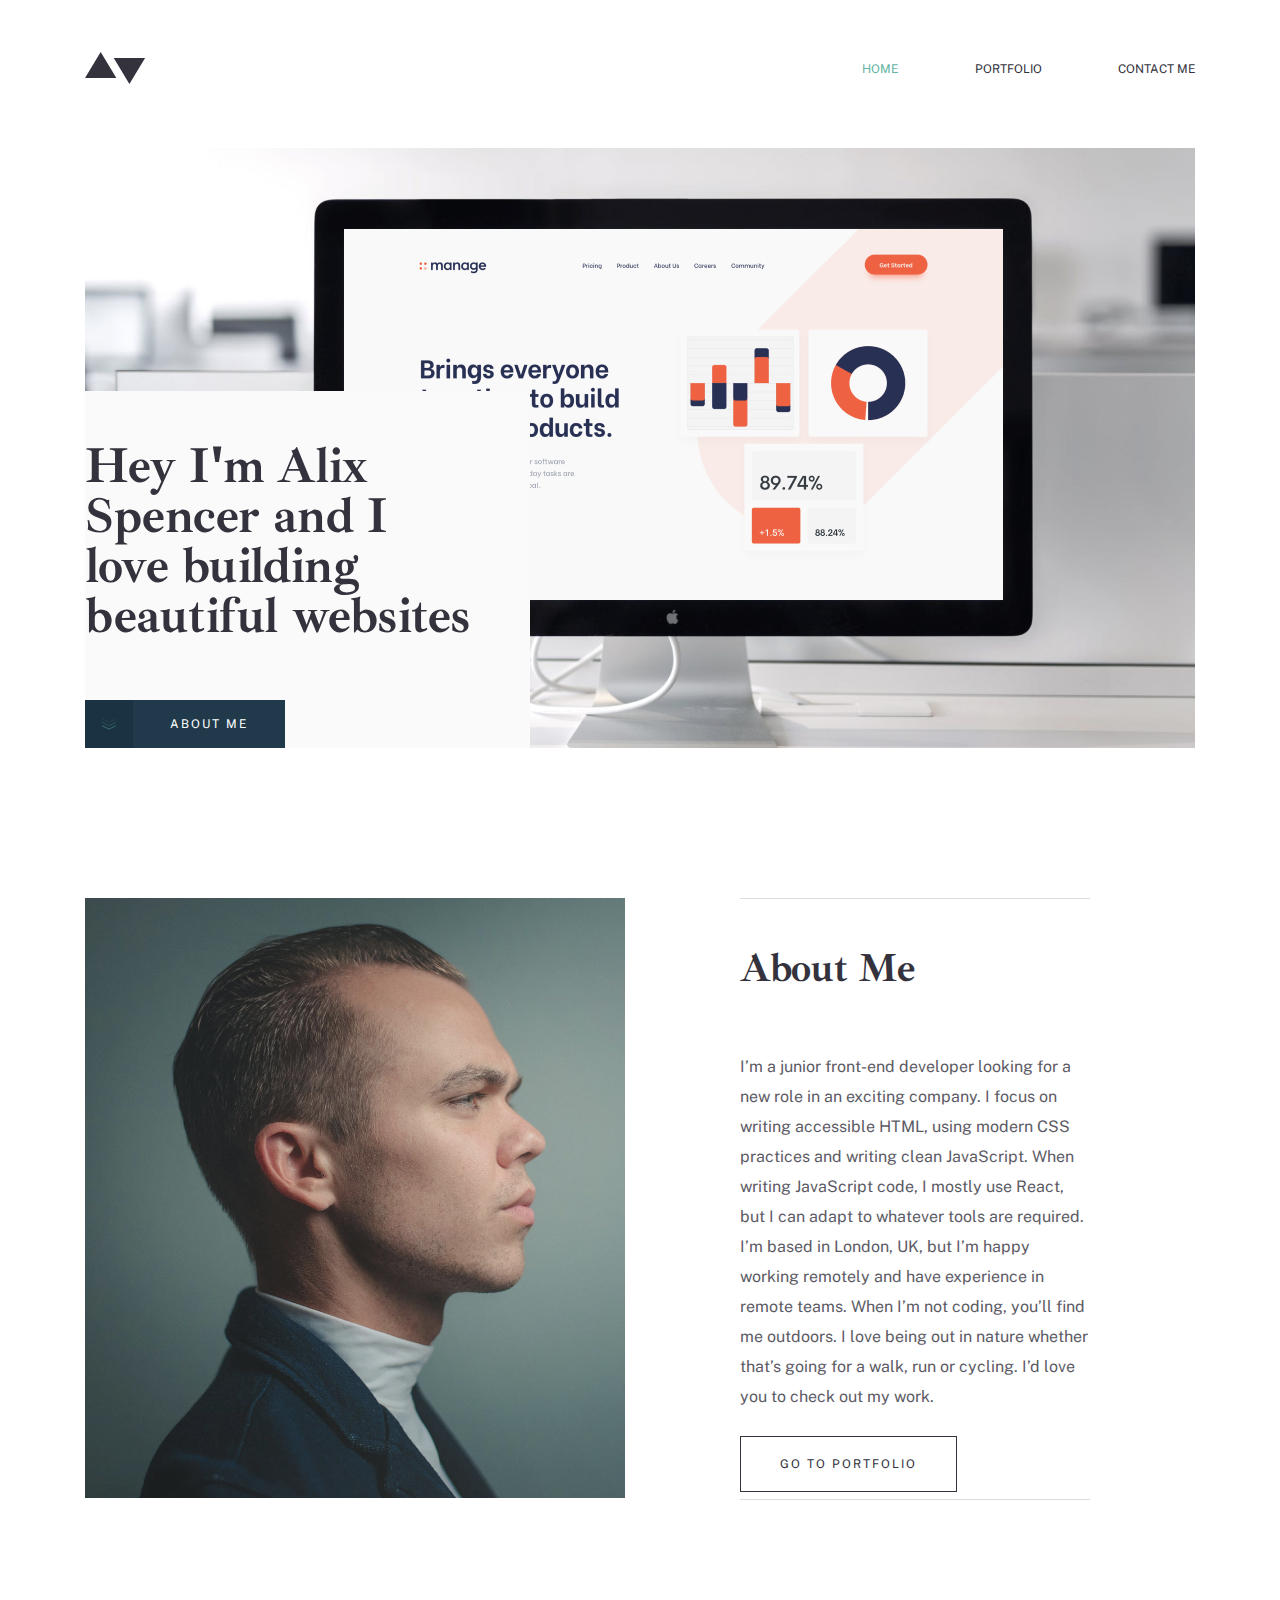
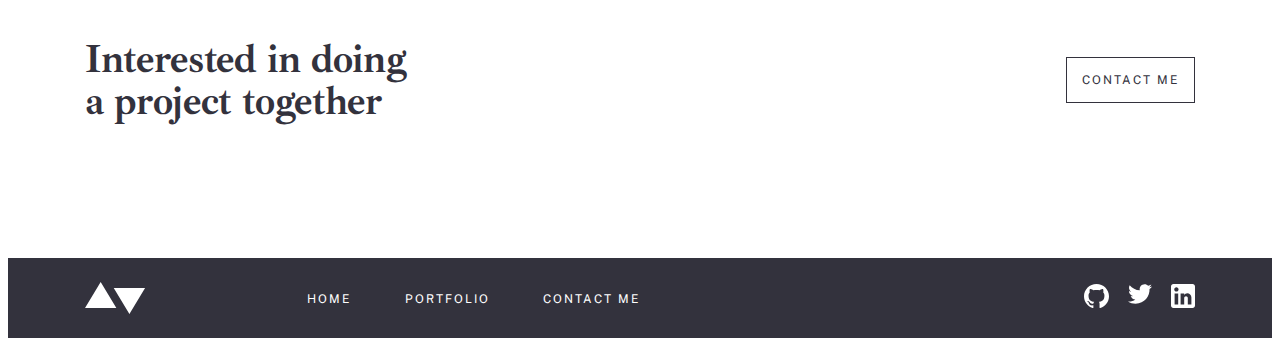
<file: index.html>
<!DOCTYPE html>
<html lang="en">
<head>
    <meta charset="UTF-8">
    <meta http-equiv="X-UA-Compatible" content="IE=edge">
    <meta name="viewport" content="width=device-width, initial-scale=1.0">
    <link rel="stylesheet" href="./css/style.min.css">
    <title>Minimlist</title>
</head>
<body>
    <header>
        <div class="container">
            <nav class="nav">
                <div class="nav__logo">
                    <img src="./images/Icons/nav_logo.svg" alt="Nav logo">
                </div>
                <ul class="nav__list">
                    <li class="nav__list--item"><a href="#" class="nav__list--item-link active">Home</a></li>
                    <li class="nav__list--item"><a href="./portfolio.html" class="nav__list--item-link">Portfolio</a></li>
                    <li class="nav__list--item"><a href="./contact.html" class="nav__list--item-link">Contact Me</a></li>
                </ul>
            </nav>
        </div>
    </header>

    <main>
        <!--home home section started-->
        <section class="home__home">
            <div class="container home__home-container">
                <div class="home__home--info">
                    <p>Hey I'm Alix Spencer and I love building beautiful websites</p>
                    <div class="home__home--info-btn">
                        <span>
                            <img src="./images/Icons/Home_aboeut_me.svg" alt="About me btn">
                        </span>
                        <p>About Me</p>
                    </div>
                </div>
            </div>
        </section>
        <!--home home section end-->

        <!--home about section started-->
        <section class="home__about">
            <div class="container home__about-container">
                <div class="home__about-img">
                    <img src="./images/Home_Bitmap_about.jpg" srcset="./images/Home_Bitmap_about.jpg 1x ./images/Home_Bitmap_about@2x.jpg 2x" alt="Home About image">
                </div>
                <div class="home__about--info">
                    <p class="home__about--info-title">About Me</p>
                    <p class="home__about--info-text">I’m a junior front-end developer looking for a new role in an exciting company. I focus on writing accessible HTML, using modern CSS practices and writing clean JavaScript. When writing JavaScript code, I mostly use React, but I can adapt to whatever tools are required. I’m based in London, UK, but I’m happy working remotely and have experience in remote teams. When I’m not coding, you’ll find me outdoors. I love being out in nature whether that’s going for a walk, run or cycling. I’d love you to check out my work.</p>
                    <a href="./portfolio.html" class="home__about--info-btn">Go to portfolio</a>
                </div>
            </div>
        </section>
        <!--home about section end-->

        <!--home contact section started-->
        <section class="home__contact">
            <div class="container home__contact-container">
                <p class="home__contact-info">Interested in doing a project together</p>
                <a href="./contact.html" class="home__contact-btn">Contact me</a>
            </div>
        </section>
        <!--home contact section end-->
    </main>

    <footer>
        <div class="container footer__container">
            <div class="footer__menu">
                <div class="footer__menu-logo">
                    <img src="./images/Icons/footer_logo.svg" alt="footer logo">
                </div>
                <ul class="footer__menu---list">
                    <li class="footer__menu---list--item"><a href="./index.html" class="footer__menu---list--item-link">Home</a></li>
                    <li class="footer__menu---list--item"><a href="./portfolio.html" class="footer__menu---list--item-link">Portfolio</a></li>
                    <li class="footer__menu---list--item"><a href="./contact.html" class="footer__menu---list--item-link">Contact Me</a></li>
                </ul>
            </div>

            <ul class="footer__social">
                <li class="footer__social-icon">
                    <img src="./images/Icons/github_logo.svg" alt="Github logo">
                </li>
                <li class="footer__social-icon">
                    <img src="./images/Icons/twitter_logo.svg" alt="Twitter logo">
                </li>
                <li class="footer__social-icon">
                    <img src="./images/Icons/linkedin_logo.svg" alt="Linkedin logo">
                </li>
            </ul>
        </div>
    </footer>

</body>
</html>
</file>
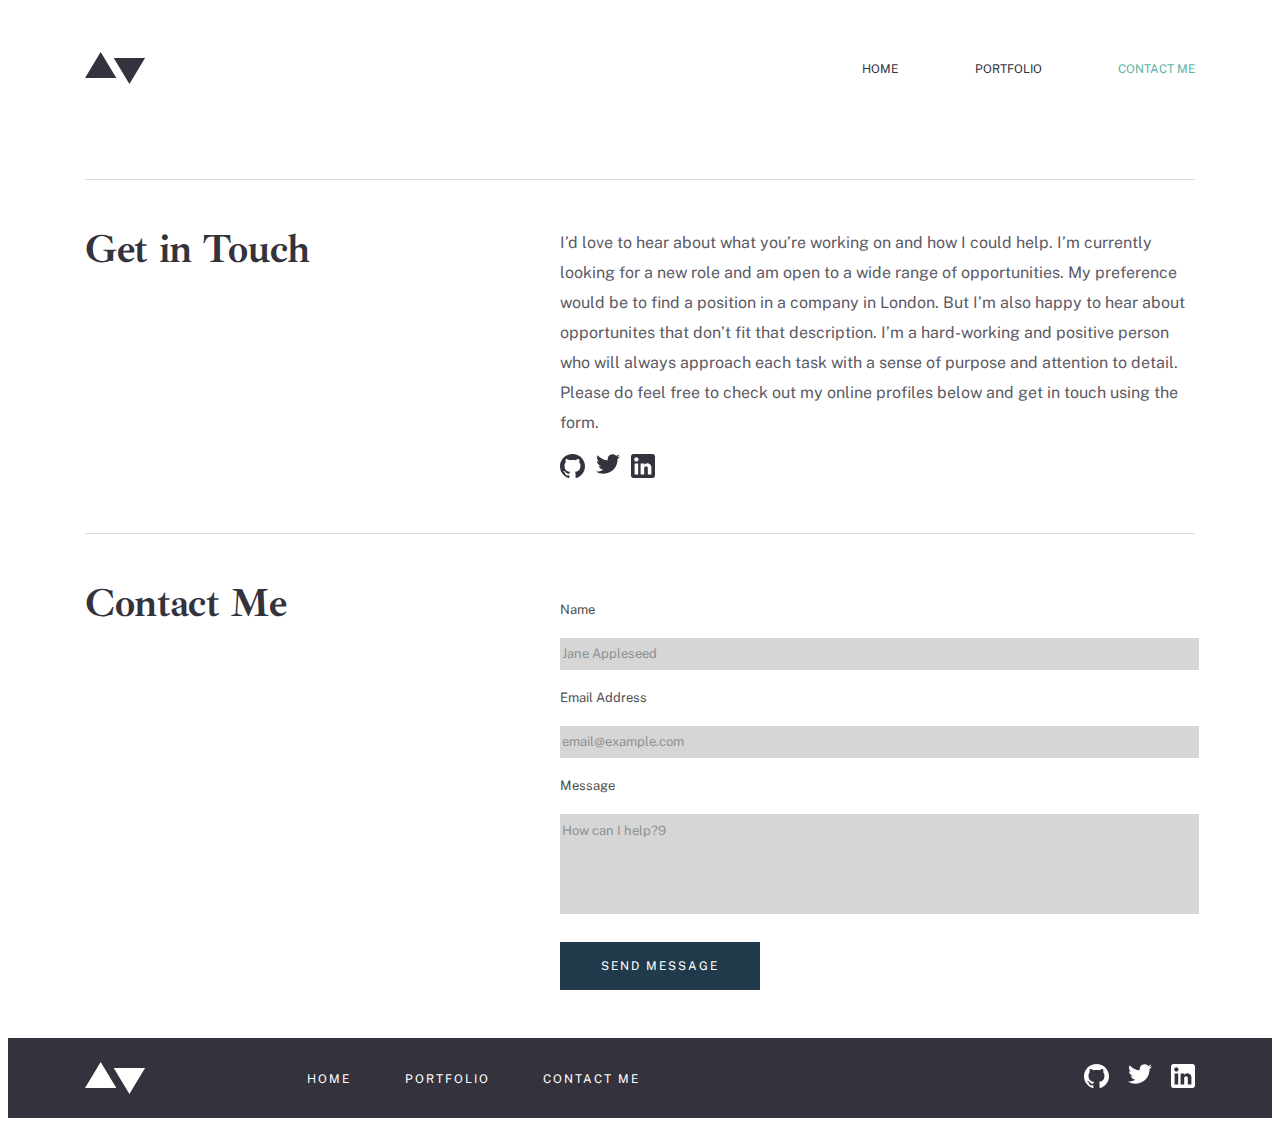
<file: contact.html>
<!DOCTYPE html>
<html lang="en">
<head>
    <meta charset="UTF-8">
    <meta http-equiv="X-UA-Compatible" content="IE=edge">
    <meta name="viewport" content="width=device-width, initial-scale=1.0">
    <link rel="stylesheet" href="./css/style.min.css">
    <title>Contact</title>
</head>
<body>
    <header>
        <div class="container">
            <nav class="nav">
                <div class="nav__logo">
                    <img src="./images/Icons/nav_logo.svg" alt="Nav logo">
                </div>
                <ul class="nav__list">
                    <li class="nav__list--item"><a href="./index.html" class="nav__list--item-link ">Home</a></li>
                    <li class="nav__list--item"><a href="./portfolio.html" class="nav__list--item-link">Portfolio</a></li>
                    <li class="nav__list--item"><a href="#" class="nav__list--item-link active">Contact Me</a></li>
                </ul>
            </nav>
        </div>
    </header>

    <main>
        <!--contact about section start-->
        <section class="contact__about">
            <div class="container contact__about-container">
                <p class="contact__about-title">Get in Touch</p>
                <div class="contact__about--info">
                    <p class="contact__about--info-text">I’d love to hear about what you’re working on and how I could help. I’m currently looking for a new role and am open to a wide range of opportunities. My preference would be to find a position in a company in London. But I’m also happy to hear about opportunites that don’t fit that description. I’m a hard-working and positive person who will always approach each task with a sense of purpose and attention to detail. Please do feel free to check out my online profiles below and get in touch using the form.</p>
                    <ul class="contact__about--info-list">
                        <li><img src="./images/Icons/github_for_contact_logo.svg" alt="github logo"></li>
                        <li><img src="./images/Icons/twitter_for_contact_logo.svg" alt="twitter logo"></li>
                        <li><img src="./images/Icons/linkedin_for_contact_logo.svg" alt="linkedin logo"></li>
                    </ul>
                </div>
            </div>
        </section>
        <!--contact about section end-->

        <!--contact input section start-->
        <section class="contact__input">
            <div class="container contact__input-container">
                <div class="contact__input-title">Contact Me</div>
                <form action="#" class="contact__input--form">
                    <label for="name" class="contact__input--form-label">
                        <p>Name</p>
                        <input type="text" name="name" id="name" placeholder="Jane Appleseed">
                    </label>

                    <label for="email" class="contact__input--form-label">
                        <p>Email Address</p>
                        <input type="text" name="email" id="email" placeholder="email@example.com">
                    </label>

                    <label for="message" class="contact__input--form-label">
                        <p>Message</p>
                       <textarea name="message" id="message" cols="300" rows="100" style="resize: none;"  placeholder="How can I help?9"></textarea> 
                    </label>

                    <button type="submit" class="contact__input--form-btn">Send message</button>
                </form>
            </div>
        </section>
    </main>

    <footer>
        <div class="container footer__container">
            <div class="footer__menu">
                <div class="footer__menu-logo">
                    <img src="./images/Icons/footer_logo.svg" alt="footer logo">
                </div>
                <ul class="footer__menu---list">
                    <li class="footer__menu---list--item"><a href="./index.html" class="footer__menu---list--item-link">Home</a></li>
                    <li class="footer__menu---list--item"><a href="./portfolio.html" class="footer__menu---list--item-link">Portfolio</a></li>
                    <li class="footer__menu---list--item"><a href="./contact.html" class="footer__menu---list--item-link">Contact Me</a></li>
                </ul>
            </div>

            <ul class="footer__social">
                <li class="footer__social-icon">
                    <img src="./images/Icons/github_logo.svg" alt="Github logo">
                </li>
                <li class="footer__social-icon">
                    <img src="./images/Icons/twitter_logo.svg" alt="Twitter logo">
                </li>
                <li class="footer__social-icon">
                    <img src="./images/Icons/linkedin_logo.svg" alt="Linkedin logo">
                </li>
            </ul>
        </div>
    </footer>
</body>
</html>
</file>
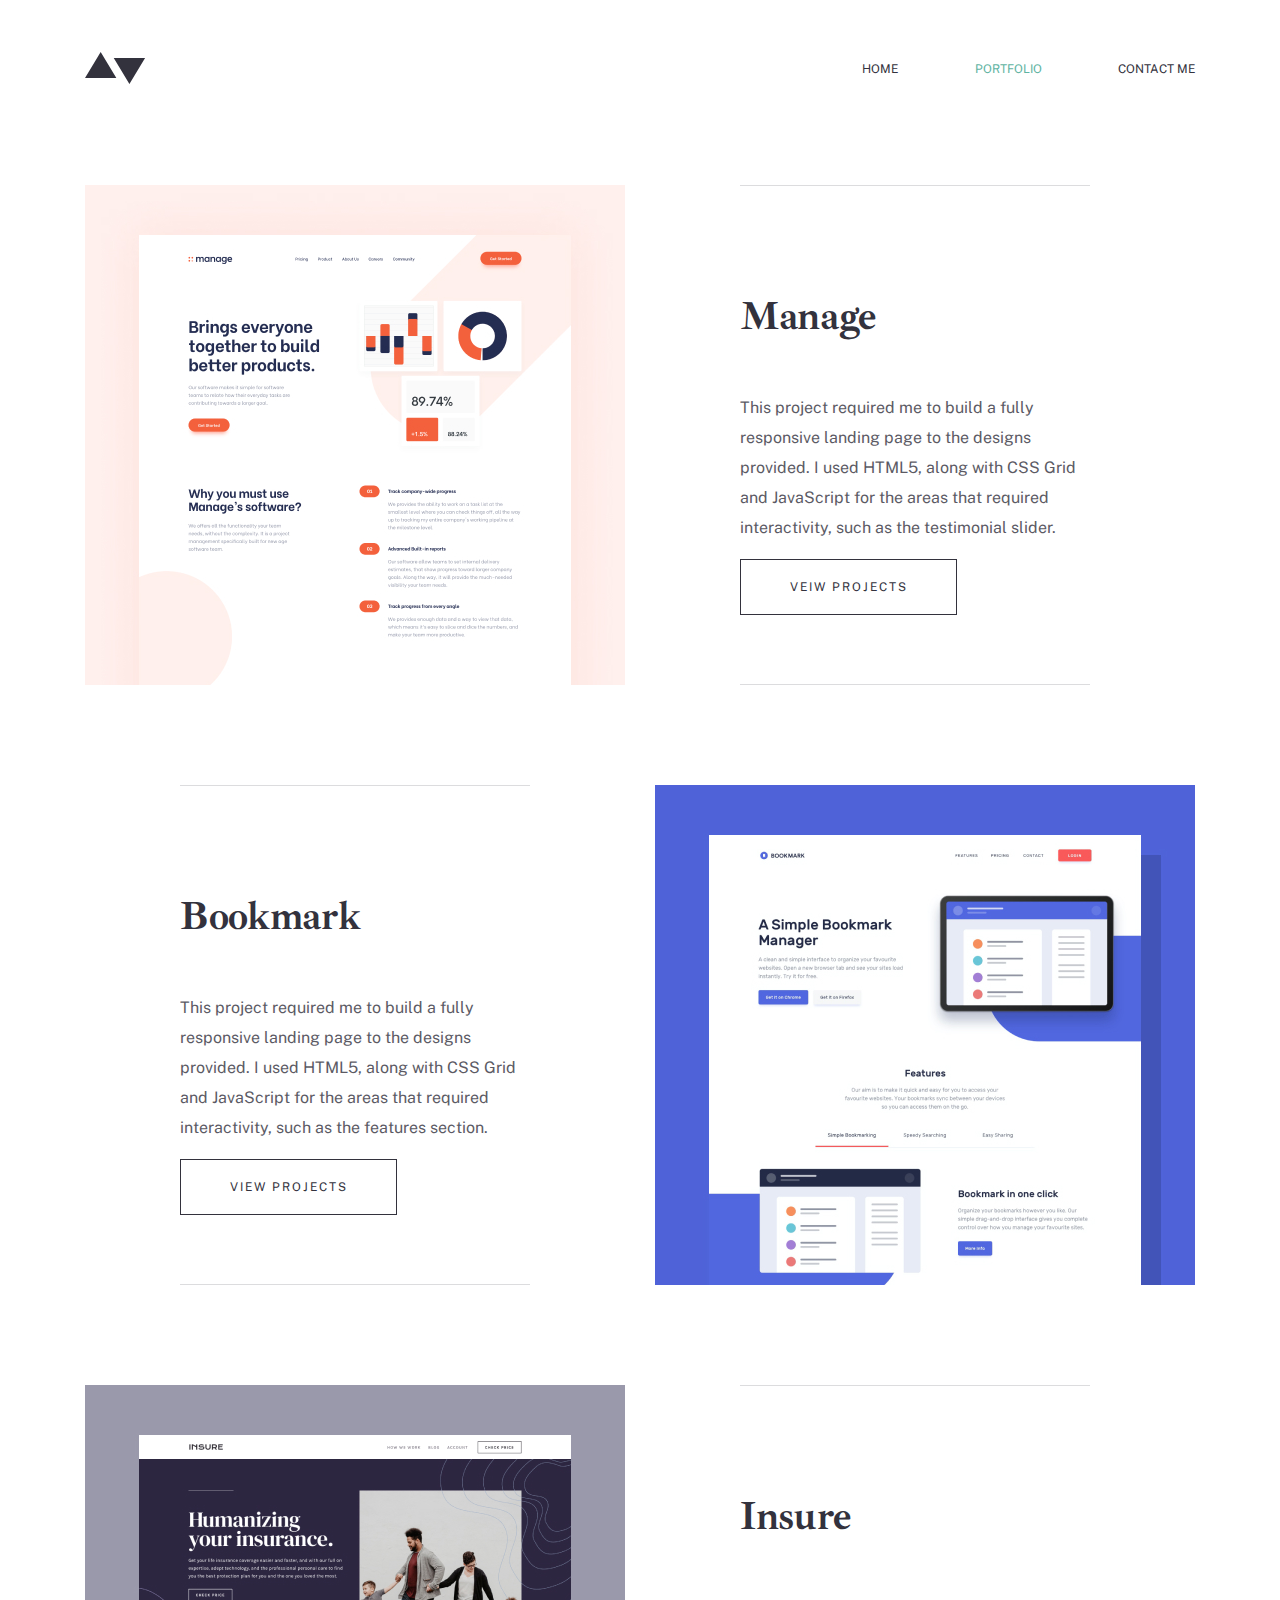
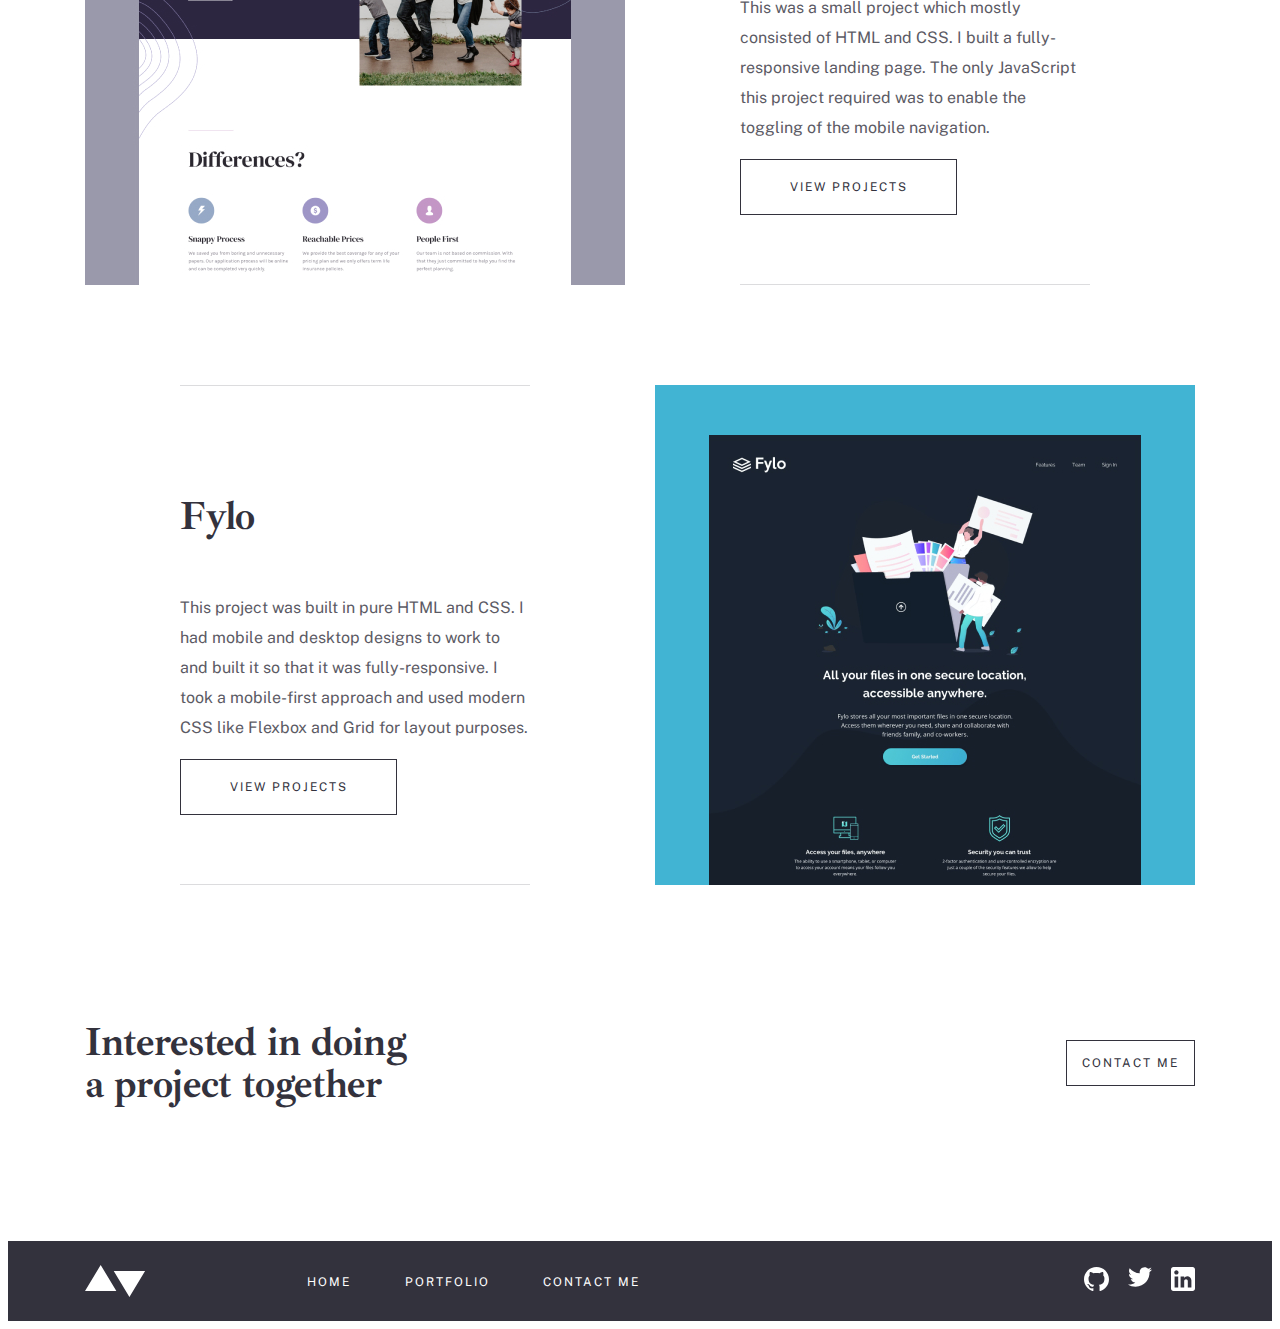
<file: portfolio.html>
<!DOCTYPE html>
<html lang="en">
<head>
    <meta charset="UTF-8">
    <meta http-equiv="X-UA-Compatible" content="IE=edge">
    <meta name="viewport" content="width=device-width, initial-scale=1.0">
    <link rel="stylesheet" href="./css/style.min.css">
    <title>Minimalist portfolio</title>
</head>
<body>
    <header>
        <div class="container">
            <nav class="nav">
                <div class="nav__logo">
                    <img src="./images/Icons/nav_logo.svg" alt="Nav logo">
                </div>
                <ul class="nav__list">
                    <li class="nav__list--item"><a href="./index.html" class="nav__list--item-link">Home</a></li>
                    <li class="nav__list--item"><a href="#" class="nav__list--item-link active">Portfolio</a></li>
                    <li class="nav__list--item"><a href="./contact.html" class="nav__list--item-link">Contact Me</a></li>
                </ul>
            </nav>
        </div>
    </header>

    <main>
        <!--section manage start-->
        <section class="manage">
            <div class="container manage__container">
                <div class="manage__img">
                    <img src="./images/portfolio_manage.jpg" srcset="./images/portfolio_manage.jpg 1x ./images/portfolio_manage@2x.png 2x" alt="Manage image">
                </div>
                <div class="manage__info">
                    <p class="manage__info-title"> Manage</p>
                    <p class="manage__info-text">This project required me to build a fully responsive landing page to the designs provided. I used HTML5, along with CSS Grid and JavaScript for the areas that required interactivity, such as the testimonial slider.</p>
                    <a href="#" class="manage__info-btn">veiw projects</a>
                </div>
            </div>
        </section>
        <!--section manage end-->

        <!--section bookmark start-->
        <section class="bookmark">
            <div class="container bookmark__container">
                <div class="bookmark__info">
                    <p class="bookmark__info-title">Bookmark</p>
                    <p class="bookmark__info-text">This project required me to build a fully responsive landing page to the designs provided. I used HTML5, along with CSS Grid and JavaScript for the areas that required interactivity, such as the features section.</p>
                    <a href="" class="bookmark__info-btn">view projects</a>
                </div>

                <div class="bookmark__img">
                    <img src="./images/portfolio_bookmark.jpg" srcset="./images/portfolio_bookmark.jpg 1x ./images/portfolio_bookmark@2x.png 2x" alt="bookmark image">
                </div>
            </div>
        </section>
        <!--section bookmark end-->

        <!--section insure start-->
        <section class="insure">
            <div class="container insure__container">
                <div class="insure__img">
                    <img src="./images/portfolio_insure.jpg" srcset="./images/portfolio_insure.jpg 1x ./images/portfolio_insure@2x.jpg 2x" alt="insure image">
                </div>
                <div class="insure__info">
                    <p class="insure__info-title">Insure</p>
                    <p class="insure__info-text">This was a small project which mostly consisted of HTML and CSS. I built a fully-responsive landing page. The only JavaScript this project required was to enable the toggling of the mobile navigation.</p>
                    <a href="" class="insure__info-btn">view projects</a>
                </div>
            </div>
        </section>
        <!--section insure end-->

        <!--section fylo start-->
        <section class="fylo">
            <div class="container fylo__container">
                <div class="fylo__info">
                    <p class="fylo__info-title">Fylo</p>
                    <p class="fylo__info-text">This project was built in pure HTML and CSS. I had mobile and desktop designs to work to and built it so that it was fully-responsive. I took a mobile-first approach and used modern CSS like Flexbox and Grid for layout purposes.</p>
                    <a href="#" class="fylo__info-btn">view projects</a>
                </div>
                <div class="fylo__img">
                    <img src="./images/portfolio_fylo.jpg" srcset="./images/portfolio_fylo.jpg 1x ./images/portfolio_fylo@2x.jpg 2x" alt="fylo image">
                </div>
            </div>
        </section>
        <!--section fylo end-->

        <!--home contact section started-->
        <section class="home__contact">
            <div class="container home__contact-container">
                <p class="home__contact-info">Interested in doing a project together</p>
                <a href="./contact.html" class="home__contact-btn">Contact me</a>
            </div>
        </section>
        <!--home contact section end-->
    </main>

    <footer>
        <div class="container footer__container">
            <div class="footer__menu">
                <div class="footer__menu-logo">
                    <img src="./images/Icons/footer_logo.svg" alt="footer logo">
                </div>
                <ul class="footer__menu---list">
                    <li class="footer__menu---list--item"><a href="./index.html" class="footer__menu---list--item-link">Home</a></li>
                    <li class="footer__menu---list--item"><a href="./portfolio.html" class="footer__menu---list--item-link">Portfolio</a></li>
                    <li class="footer__menu---list--item"><a href="./contact.html" class="footer__menu---list--item-link">Contact Me</a></li>
                </ul>
            </div>

            <ul class="footer__social">
                <li class="footer__social-icon">
                    <img src="./images/Icons/github_logo.svg" alt="Github logo">
                </li>
                <li class="footer__social-icon">
                    <img src="./images/Icons/twitter_logo.svg" alt="Twitter logo">
                </li>
                <li class="footer__social-icon">
                    <img src="./images/Icons/linkedin_logo.svg" alt="Linkedin logo">
                </li>
            </ul>
        </div>
    </footer>
</body>
</html>
</file>
<file: css/style.min.css>
@font-face{font-family:"Public_Sans Regular";src:url("../fonts/Public_Sans/PublicSans-VariableFont_wght.ttf")}@font-face{font-family:"Ibarra_Real_Nova Bold";src:url("../fonts/Ibarra_Real_Nova/IbarraRealNova-VariableFont_wght.ttf")}.Ibarra,.contact__input-title,.contact__about-title,.home__contact-info,.home__about--info-title,.home__home--info p,.portfolio__sections-title,.fylo__info-title,.insure__info-title,.bookmark__info-title,.manage__info-title{font-family:"Ibarra_Real_Nova Bold";font-style:normal;font-weight:700}.Public_Seans,.contact__input--form-btn,.contact__input--form-label input,.contact__input--form-label textarea,.contact__input--form-label p,.contact__about--info-text,.home__contact-btn,.home__about--info-btn,.home__about--info-text,.home__home--info-btn p,.footer__menu---list--item-link,.nav__list--item-link,.portfolio__sections-btn,.fylo__info-btn,.insure__info-btn,.bookmark__info-btn,.manage__info-btn,.portfolio__sections-text,.fylo__info-text,.insure__info-text,.bookmark__info-text,.manage__info-text{font-family:"Public_Sans Regular";font-style:normal;font-weight:400}.portfolio_container,.fylo__container,.insure__container,.bookmark__container,.manage__container{display:flex;justify-content:space-between;height:500px}.portfolio__sections-info,.fylo__info,.insure__info,.bookmark__info,.manage__info{width:350px;display:flex;flex-direction:column;justify-content:center;border-bottom:1px solid rgba(51,50,61,.171);border-top:1px solid rgba(51,50,61,.171)}.portfolio__sections-title,.fylo__info-title,.insure__info-title,.bookmark__info-title,.manage__info-title{font-size:40px;line-height:42px;letter-spacing:-0.357143px;color:#33323d}.portfolio__sections-text,.fylo__info-text,.insure__info-text,.bookmark__info-text,.manage__info-text{font-size:16px;line-height:30px;color:#33323d;mix-blend-mode:normal;opacity:.8}.portfolio__sections-btn,.fylo__info-btn,.insure__info-btn,.bookmark__info-btn,.manage__info-btn{max-width:175px;max-height:48px;display:block;text-align:center;padding:20px;text-decoration:none;font-size:12px;line-height:14px;letter-spacing:2px;text-transform:uppercase;color:#33323d;border:1px solid #33323d}.btn__hover,.fylo__info-btn:hover,.insure__info-btn:hover,.bookmark__info-btn:hover,.manage__info-btn:hover,.home__contact-btn:hover,.home__about--info-btn:hover{color:#f9fdff;background-color:#514c46}.container{max-width:1110px;margin:0 auto;box-sizing:border-box}.nav{margin-top:50px;display:flex;justify-content:space-between;align-items:center;max-height:35px}.nav__logo,.footer__menu-logo{width:60px;height:32px;cursor:pointer}.nav__list,.footer__menu---list{display:flex;width:30%;justify-content:space-between;list-style-type:none}.nav__list--item-link{text-decoration:none;font-size:12px;text-transform:uppercase;color:#33323d}.nav__list--item-link:hover{color:#7fff00}.nav__list--item-link:active{color:#5fb4a2}.active{color:#5fb4a2}footer{background:#33323d;min-width:100%;align-items:center}.footer__container{display:flex;justify-content:space-between;align-items:center;height:80px}.footer__menu{display:flex;justify-content:space-between;align-items:center;width:50%}.footer__menu---list{width:60%}.footer__menu---list--item-link{text-decoration:none;font-size:12px;line-height:14px;letter-spacing:2px;text-transform:uppercase;color:#fff}.footer__menu---list--item-link:hover{color:#7fff00}.footer__social{list-style-type:none;display:flex;justify-content:space-between;width:10%}.footer__social-icon{cursor:pointer}@media only screen and (max-width: 926px){.container{max-width:689px;margin:0 auto;box-sizing:border-box}}@media only screen and (max-width: 926px){.nav{margin-top:50px;display:flex;justify-content:space-between;align-items:center;max-height:35px}.nav__logo,.footer__menu-logo{width:60px;height:32px}.nav__list,.footer__menu---list{display:flex;width:40%;justify-content:space-between;list-style-type:none}.nav__list--item-link{text-decoration:none;font-size:12px;text-transform:uppercase;color:#33323d}.nav__list--item-link:active{color:#5fb4a2}.active{color:#5fb4a2}}@media only screen and (max-width: 926px){footer{background:#33323d;min-width:768px;align-items:center}.footer__container{display:flex;justify-content:space-between;align-items:center;height:80px}.footer__menu-logo{width:61px}.footer__menu{display:flex;justify-content:space-between;align-items:center;width:418px}.footer__menu---list{width:70%}.footer__menu---list--item-link{text-decoration:none;font-size:12px;line-height:14px;letter-spacing:2px;text-transform:uppercase;color:#fff}.footer__menu---list--item-link:hover{color:#7fff00}.footer__social{list-style-type:none;display:flex;justify-content:space-between;width:20%}}.home__home{margin-top:18px;padding-top:45px}.home__home-container{position:relative;min-height:600px;background-image:url("../images/Home_Bitmap.jpg")}.home__home--info{position:absolute;bottom:0;background-color:#fafafa;min-width:445px;min-height:357px}.home__home--info p{font-size:50px;line-height:50px;letter-spacing:-0.446429px;color:#33323d;width:390px;height:200px}.home__home--info-btn{display:flex;align-items:center;width:200px;height:48px;background:#203a4c;position:absolute;bottom:0}.home__home--info-btn span{display:flex;align-items:center;min-width:48px;min-height:48px;background:rgba(0,0,0,.2470588235);opacity:.5}.home__home--info-btn span img{margin:0 auto;width:16px;height:12px}.home__home--info-btn p{height:auto;font-size:12px;line-height:14px;text-align:center;letter-spacing:2px;text-transform:uppercase;color:#fff}.home__about{height:auto;padding-top:150px}.home__about-container{display:flex;justify-content:space-between;min-height:600px}.home__about--info{border-bottom:1px solid rgba(51,50,61,.171);border-top:1px solid rgba(51,50,61,.171);max-width:350px;height:600px;margin-right:105px;display:flex;justify-content:space-evenly;flex-direction:column}.home__about--info-title{font-size:40px;line-height:42px;letter-spacing:-0.357143px;color:#33323d}.home__about--info-text{font-size:16px;line-height:30px;color:#33323d;mix-blend-mode:normal;opacity:.8}.home__about--info-btn{max-width:175px;max-height:45px;display:block;text-align:center;padding:20px;text-decoration:none;font-size:12px;line-height:14px;letter-spacing:2px;text-transform:uppercase;color:#33323d;border:1px solid #33323d}.home__contact-container{margin:96px auto;display:flex;justify-content:space-between;align-items:center}.home__contact-info{font-size:40px;line-height:42px;letter-spacing:-0.357143px;color:#33323d;max-width:350px;max-height:84px}.home__contact-btn{max-width:162px;max-height:45px;display:block;text-align:center;padding:15px;text-decoration:none;font-size:12px;line-height:14px;letter-spacing:2px;text-transform:uppercase;color:#33323d;border:1px solid #33323d}@media only screen and (max-width: 926px){.home__home{padding-top:45px}.home__home-container{position:relative;min-height:600px;max-width:688px;background-image:url("../../images/tablet_home_home.jpg");background-size:contain}.home__home--info{position:absolute;bottom:0;background-color:#fafafa;min-width:514px;min-height:278px}.home__home--info p{font-size:40px;line-height:42px;letter-spacing:-0.357143px;color:#33323d;width:458px;height:126px}.home__home--info-btn{display:flex;align-items:center;width:200px;height:48px;background:#203a4c;position:absolute;bottom:0}.home__home--info-btn span{display:flex;align-items:center;min-width:48px;min-height:48px;background:rgba(0,0,0,.2470588235);opacity:.5}.home__home--info-btn span img{margin:0 auto;width:16px;height:12px}.home__home--info-btn p{height:auto;font-size:12px;line-height:14px;text-align:center;letter-spacing:2px;text-transform:uppercase;color:#fff}}@media only screen and (max-width: 926px){.home__about{height:auto;padding-top:96px}.home__about-img img,.home__about-img{max-width:281px;min-height:600px}.home__about-container{max-width:688px;display:flex;justify-content:space-between;min-height:600px}.home__about--info{border-bottom:1px solid rgba(51,50,61,.171);border-top:1px solid rgba(51,50,61,.171);height:600px;margin-right:0}.home__about--info-title{font-size:40px;line-height:42px;letter-spacing:-0.357143px;color:#33323d;margin:10px 0 0 0}.home__about--info-text{font-size:16px;line-height:30px;color:#33323d;mix-blend-mode:normal;opacity:.8;max-width:399px;max-height:360px;margin:0px}.home__about--info-btn{max-width:175px;max-height:45px;display:block;text-align:center;padding:20px;text-decoration:none;font-size:12px;line-height:14px;letter-spacing:2px;text-transform:uppercase;color:#33323d;border:1px solid #33323d;margin-top:0}}@media only screen and (max-width: 926px){.home__contact-container{margin-top:100px;display:flex;justify-content:space-between;align-items:center}.home__contact-info{font-size:40px;line-height:42px;letter-spacing:-0.357143px;color:#33323d;max-width:350px;max-height:84px}.home__contact-btn{max-width:162px;max-height:45px;display:block;text-align:center;padding:15px;text-decoration:none;font-size:12px;line-height:14px;letter-spacing:2px;text-transform:uppercase;color:#33323d;border:1px solid #33323d}}.manage__container{margin-top:100px}.manage__info{margin-right:105px}.bookmark__container{margin-top:100px}.bookmark__info{margin-left:95px}.insure__container{margin-top:100px}.insure__info{margin-right:105px}.fylo__container{margin-top:100px}.fylo__info{margin-left:95px}@media only screen and (max-width: 926px){.manage__container{margin-top:100px;height:416px}.manage__img img{max-width:339px;max-height:314px;margin-top:51px}.manage__info{margin-right:0px;width:281px;justify-content:start}.manage__info-title{margin-top:32px}.manage__info-text{font-size:15px;margin-top:0px}}@media only screen and (max-width: 926px){.bookmark__container{margin-top:80px;height:416px}.bookmark__img img{max-width:339px;max-height:314px;margin-top:51px}.bookmark__info{margin-left:0px;width:281px;justify-content:start}.bookmark__info-title{margin-top:32px}.bookmark__info-text{font-size:15px;margin-top:0px}}@media only screen and (max-width: 926px){.insure__container{margin-top:100px;height:416px}.insure__img img{max-width:339px;max-height:314px;margin-top:51px}.insure__info{margin-right:0px;width:281px;justify-content:start}.insure__info-title{margin-top:32px}.insure__info-text{font-size:15px;margin-top:0px}}@media only screen and (max-width: 926px){.fylo__container{margin-top:80px;height:416px}.fylo__img img{max-width:339px;max-height:314px;margin-top:51px}.fylo__info{margin-left:0px;width:281px;justify-content:start}.fylo__info-title{margin-top:32px}.fylo__info-text{font-size:15px;margin-top:0px}}.contact__about-container{margin-top:94px;max-height:354px;padding:48px 0;display:flex;justify-content:space-between;border-top:1px solid rgba(51,50,61,.171)}.contact__about-title{font-size:40px;margin-top:0;line-height:42px;letter-spacing:-0.357143px;color:#33323d}.contact__about--info{max-width:635px}.contact__about--info-text{margin-top:0;font-size:16px;line-height:30px;color:#33323d;mix-blend-mode:normal;opacity:.8}.contact__about--info-list{display:flex;justify-content:space-between;list-style-type:none;width:15%;padding-left:0}.contact__input-container{max-height:auto;padding:48px 0;display:flex;justify-content:space-between;border-top:1px solid rgba(51,50,61,.171)}.contact__input-title{font-size:40px;margin-top:0;line-height:42px;letter-spacing:-0.357143px;color:#33323d}.contact__input--form{margin-top:0;max-width:635px}.contact__input--form-label p{font-size:13px;line-height:30px;color:#1f1f24;mix-blend-mode:normal;opacity:.8;width:635px;height:30px}.contact__input--form-label input,.contact__input--form-label textarea{font-size:13px;line-height:30px;mix-blend-mode:normal;opacity:.8;width:635px;height:30px;background-color:rgba(51,50,61,.2509803922);border:none}.contact__input--form-label:nth-child(3) textarea{height:96px}.contact__input--form-btn{margin-top:24px;width:200px;height:48px;background:#203a4c;font-size:12px;letter-spacing:2px;text-transform:uppercase;color:#fff;cursor:pointer;border:none}.contact__input--form-btn:hover{color:#272d2b;background-color:#ebdfd1}@media only screen and (max-width: 926px){.contact__about-container{margin-top:94px;max-height:358px;padding:32px 0;display:flex;flex-direction:column;justify-content:space-between;border-top:1px solid rgba(51,50,61,.171)}.contact__about-title{font-size:40px;margin-top:0;line-height:42px;letter-spacing:-0.357143px;color:#33323d}.contact__about--info{max-width:689px}.contact__about--info-text{margin-top:0px;font-size:15px;line-height:30px;color:#33323d;mix-blend-mode:normal;opacity:.8}.contact__about--info-list{display:flex;justify-content:space-between;list-style-type:none;width:104px;padding-left:0}}@media only screen and (max-width: 926px){.contact__input-container{max-height:auto;padding:32px 0;display:flex;flex-direction:column;justify-content:space-between;border-top:1px solid rgba(51,50,61,.171)}.contact__input-title{font-size:40px;margin-top:0;line-height:42px;letter-spacing:-0.357143px;color:#33323d}.contact__input--form{margin-top:0;max-width:635px}.contact__input--form-label p{font-size:13px;line-height:30px;color:#1f1f24;mix-blend-mode:normal;opacity:.8;width:635px;height:30px}.contact__input--form-label input,.contact__input--form-label textarea{font-size:13px;line-height:30px;mix-blend-mode:normal;opacity:.8;width:635px;height:30px;background-color:rgba(51,50,61,.2509803922);border:none}.contact__input--form-label:nth-child(3) textarea{height:96px}.contact__input--form-btn{margin-top:24px;width:200px;height:48px;background:#203a4c;font-size:12px;letter-spacing:2px;text-transform:uppercase;color:#fff;cursor:pointer;border:none}.contact__input--form-btn:hover{color:#272d2b;background-color:#ebdfd1}}/*# sourceMappingURL=style.min.css.map */
</file>
